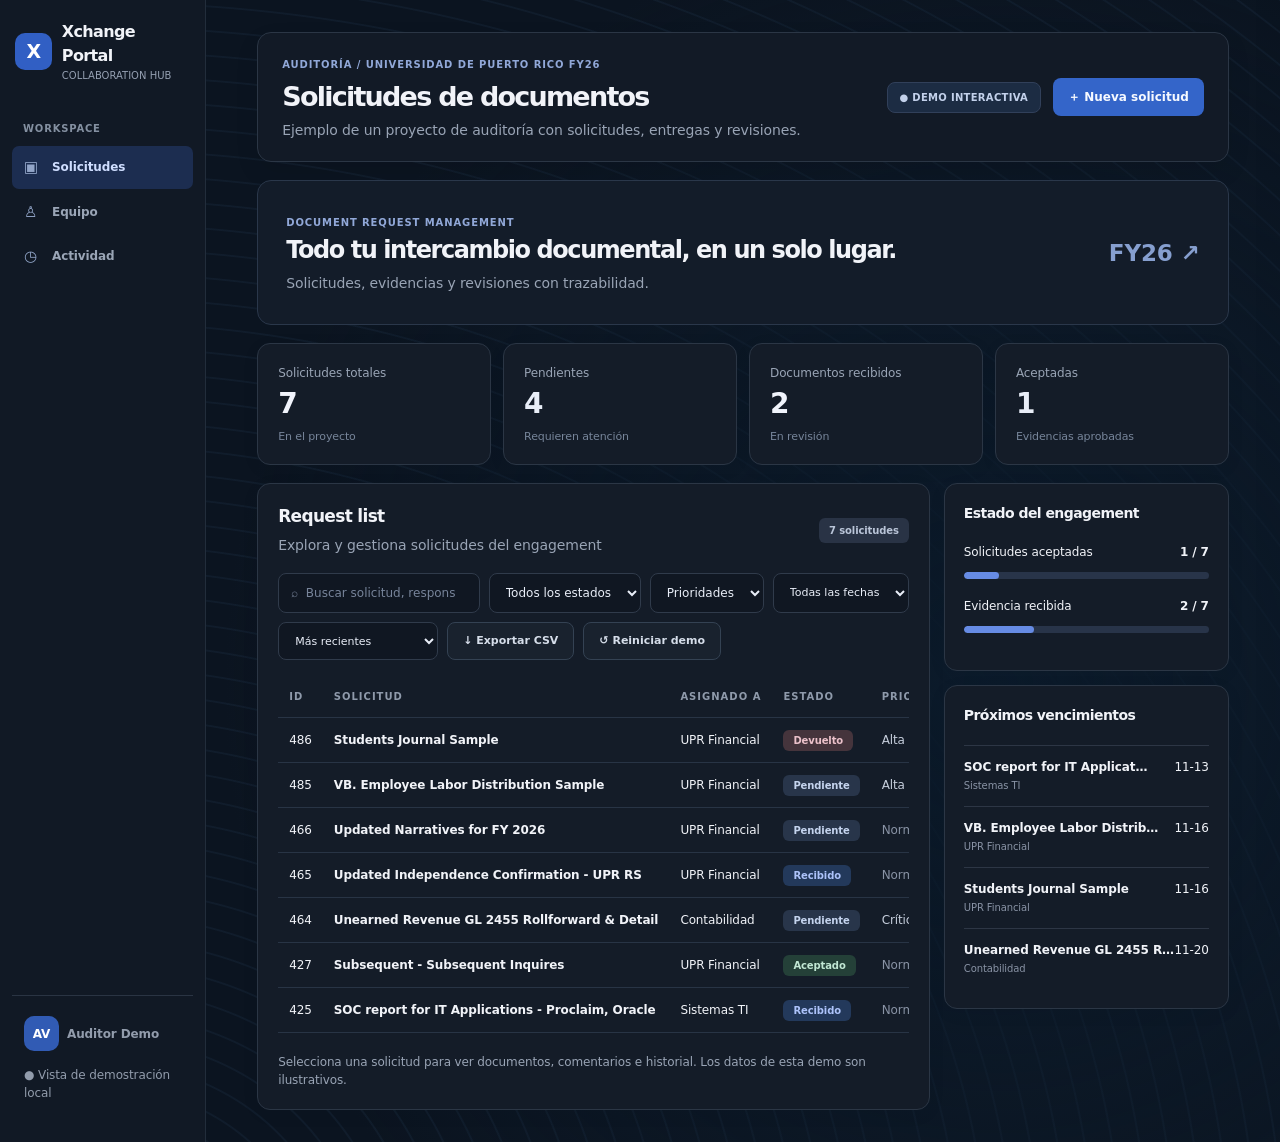
<file: demo/index.html>
<!doctype html>
<html lang="es"><head><meta charset="utf-8"><meta name="viewport" content="width=device-width, initial-scale=1"><title>Xchange Portal · Demo visual</title>
<style>
:root{color-scheme:dark;--bg:#0b1320;--side:#101827;--card:#182538;--card2:#1d2d42;--line:#2b3c52;--text:#eaf3fc;--muted:#91a6bd;--teal:#44d6c6;--blue:#7faeff;--gold:#eec279;--red:#ff828d}*{box-sizing:border-box}body{margin:0;background:var(--bg);color:var(--text);font:14px/1.5 system-ui,-apple-system,'Segoe UI',sans-serif}button,input,select,textarea{font:inherit}button{cursor:pointer}a{color:var(--blue);text-decoration:none}button:focus-visible,input:focus-visible,select:focus-visible{outline:2px solid var(--teal);outline-offset:2px}.shell{min-height:100vh;display:grid;grid-template-columns:230px 1fr}.side{background:var(--side);border-right:1px solid var(--line);padding:29px 15px;display:flex;flex-direction:column}.brand{display:flex;align-items:center;gap:10px;font-weight:800;font-size:20px;padding:0 12px}.mark{border-radius:11px;width:37px;height:37px;display:grid;place-items:center;background:linear-gradient(140deg,#47dfcc,#4d83ff);color:#081a25;font-size:23px}.brand small{display:block;color:var(--muted);font-size:10px;font-weight:500;letter-spacing:1px}.sidelabel{font-size:10px;color:#6d87a2;letter-spacing:1.6px;margin:50px 13px 12px;font-weight:800}.nav button{display:block;text-align:left;width:100%;border:0;background:transparent;color:#9ab0c8;padding:13px 14px;border-radius:10px;margin:3px 0;font-weight:600}.nav button.active,.nav button:hover{color:#f5fcff;background:#22364b}.nav .symbol{display:inline-block;width:26px;font-size:19px;vertical-align:middle}.sidefoot{margin-top:auto;padding:20px 12px;border-top:1px solid var(--line);color:var(--muted);font-size:12px}.avatar{width:35px;height:35px;display:inline-grid;place-items:center;background:#235e72;border-radius:50%;color:white;margin-right:8px;font-weight:800}.main{min-width:0;padding:32px clamp(20px,3.3vw,56px);}.top{display:flex;justify-content:space-between;gap:15px;align-items:flex-start}.eyebrow{font-size:10px;font-weight:800;letter-spacing:1.7px;color:var(--teal)}h1{font-size:33px;letter-spacing:-1.2px;margin:5px 0 6px}p{margin:0}.muted{color:var(--muted)}.topright{display:flex;gap:12px;align-items:center}.demo-tag{background:#214c4b;color:#9df5e5;border:1px solid #2b706b;border-radius:30px;font-size:11px;font-weight:800;padding:7px 12px}.btn{background:var(--teal);color:#08282e;border:0;border-radius:9px;padding:11px 17px;font-weight:800;white-space:nowrap}.btn.secondary{background:#2c4159;color:#e4f0fc}.hero{display:flex;justify-content:space-between;align-items:center;gap:20px;background:linear-gradient(110deg,#163b50,#1b2844 65%,#292640);padding:25px 28px;border-radius:15px;margin:28px 0 20px;border:1px solid #365068}.hero h2{font-size:22px;letter-spacing:-.6px;margin:0 0 5px}.hero p{color:#bbcede}.hero .hero-number{font-size:28px;font-weight:800;color:#a5f2e8}.grid{display:grid;grid-template-columns:repeat(4,minmax(0,1fr));gap:14px;margin-bottom:25px}.metric{border:1px solid var(--line);background:var(--card);border-radius:13px;padding:19px 20px}.metric strong{display:block;font-size:32px;letter-spacing:-1px}.metric .name{color:var(--muted);font-size:12px}.metric small{font-size:11px;color:#7891ac}.metric.warn strong{color:var(--gold)}.metric.good strong{color:var(--teal)}.content{display:grid;grid-template-columns:minmax(0,1fr) 295px;gap:18px;align-items:start}.panel{border-radius:14px;border:1px solid var(--line);background:var(--card);padding:22px;min-width:0}.panel h2{font-size:18px;margin:0 0 5px}.panelhead{display:flex;align-items:center;justify-content:space-between;gap:12px;margin-bottom:17px}.toolbar{display:flex;gap:9px;flex-wrap:wrap;margin-bottom:16px}.field{background:#111d2c;border:1px solid #30445d;border-radius:8px;color:var(--text);padding:10px 12px;min-width:0}.toolbar input{flex:1;min-width:170px}.toolbar select{max-width:160px}.tablewrap{overflow-x:auto}table{width:100%;border-collapse:collapse;white-space:nowrap;text-align:left}th{font-size:10px;letter-spacing:1px;color:#819bb6;font-weight:800}th,td{padding:13px 11px;border-bottom:1px solid var(--line)}tbody tr{cursor:pointer}tbody tr:hover{background:#25364b}td:nth-child(2){font-weight:650}td small{display:block;color:var(--muted);font-weight:400}.pill{font-size:11px;border-radius:20px;padding:5px 10px;background:#344459;color:#cfdae7;font-weight:750}.pill.open{background:#46445a;color:#d4d1ff}.pill.submitted{background:#2b5169;color:#a6e4ff}.pill.accepted{background:#215b4e;color:#a6f9d9}.pill.returned{background:#654044;color:#ffc5c5}.priority{font-size:12px;color:var(--muted)}.priority.high{color:var(--gold)}.priority.critical{color:var(--red)}.empty{padding:18px;color:var(--muted);display:none}.summary{display:grid;gap:14px}.summary-card{border:1px solid var(--line);background:var(--card);border-radius:14px;padding:21px}.summary-card h3{font-size:15px;margin:0 0 19px}.progress-row{display:flex;justify-content:space-between;margin:11px 0;font-size:12px}.bar{height:7px;background:#30435b;border-radius:10px;overflow:hidden}.bar>span{display:block;background:var(--teal);height:100%;border-radius:10px}.progress-row+.bar{margin-bottom:18px}.due{border-top:1px solid var(--line);padding:12px 0;display:flex;justify-content:space-between;font-size:12px}.due strong{display:block}.due small{color:var(--muted)}.notice{margin-top:20px;font-size:12px;color:#8da4ba}.view{display:none}.view.active{display:block}.drawer-cover{position:fixed;inset:0;background:#030914bd;display:none;z-index:10}.drawer-cover.open{display:block}.drawer{position:fixed;right:0;top:0;bottom:0;width:min(590px,100%);background:#152133;border-left:1px solid #50627d;z-index:11;transform:translateX(110%);transition:transform .23s;overflow:auto;padding:30px}.drawer.open{transform:translateX(0)}.drawerhead{display:flex;align-items:center;justify-content:space-between}.close{border:0;background:#2d3e54;color:white;font-size:23px;border-radius:8px;padding:1px 12px}.drawer h2{font-size:25px;margin:22px 0 10px}.detailbox{border:1px solid var(--line);border-radius:11px;background:#1c2a3d;padding:20px;margin:20px 0}.detailbox h3{margin:0 0 13px;font-size:15px}.detailmeta{display:grid;grid-template-columns:1fr 1fr;gap:14px;font-size:12px;color:var(--muted)}.detailmeta strong{display:block;color:var(--text);font-size:14px}.document-row{display:flex;gap:12px;align-items:center;background:#25374c;padding:14px;border-radius:9px;margin-top:12px;font-size:12px}.fileicon{background:#3b5870;padding:10px;border-radius:7px}.document-row small{display:block;color:var(--muted)}.docactions{display:flex;gap:10px;margin-top:16px}.form-row{display:grid;gap:6px;margin-bottom:13px}.form-row label{font-size:12px;color:var(--muted)}.form-row textarea{min-height:100px;resize:vertical}.modal{width:min(490px,95%);border:1px solid #45647d;background:#182638;padding:27px;border-radius:15px;color:var(--text)}dialog::backdrop{background:#020915c9}.modal h2{margin:0 0 17px}.modal .btn{margin-right:8px}.mini{font-size:11px;color:var(--muted)}.timeline{display:grid;gap:12px;margin-top:18px}.event{border-left:2px solid var(--teal);padding-left:12px;font-size:12px}.event small{display:block;color:var(--muted)}@media(max-width:1130px){.content{grid-template-columns:1fr}.summary{grid-template-columns:1fr 1fr}.shell{grid-template-columns:190px 1fr}.main{padding:25px}.grid{grid-template-columns:repeat(2,1fr)}}@media(max-width:720px){.shell{display:block}.side{padding:12px;min-height:0}.brand{font-size:17px}.sidelabel,.sidefoot{display:none}.nav{display:flex;overflow:auto}.nav button{white-space:nowrap;font-size:12px}.main{padding:18px 12px}.top{flex-direction:column}.topright{width:100%;justify-content:space-between}.hero{padding:20px}.grid{gap:8px}.metric{padding:15px}.summary{grid-template-columns:1fr}.drawer{padding:18px}.panel{padding:13px}}
</style><link rel="stylesheet" href="theme.css"></head><body>
<div class="shell"><aside class="side"><div class="brand"><span class="mark">X</span><span>Xchange Portal<small>COLLABORATION HUB</small></span></div><p class="sidelabel">WORKSPACE</p><nav class="nav"><button class="active" data-view="requests"><span class="symbol">▣</span> Solicitudes</button><button data-view="team"><span class="symbol">♙</span> Equipo</button><button data-view="activity"><span class="symbol">◷</span> Actividad</button></nav><div class="sidefoot"><div><span class="avatar">AV</span><strong>Auditor Demo</strong></div><p style="margin-top:15px">● Vista de demostración local</p></div></aside>
<main class="main"><div class="top"><div><span class="eyebrow">AUDITORÍA / UNIVERSIDAD DE PUERTO RICO FY26</span><h1 id="pageTitle">Solicitudes de documentos</h1><p class="muted">Ejemplo de un proyecto de auditoría con solicitudes, entregas y revisiones.</p></div><div class="topright"><span class="demo-tag">● DEMO INTERACTIVA</span><button class="btn" id="newBtn">＋ Nueva solicitud</button></div></div>
<div class="view active" id="requests"><div class="hero"><div><span class="eyebrow">DOCUMENT REQUEST MANAGEMENT</span><h2>Todo tu intercambio documental, en un solo lugar.</h2><p>Solicitudes, evidencias y revisiones con trazabilidad.</p></div><span class="hero-number">FY26 ↗</span></div><div class="grid"><div class="metric"><span class="name">Solicitudes totales</span><strong id="total">—</strong><small>En el proyecto</small></div><div class="metric warn"><span class="name">Pendientes</span><strong id="pending">—</strong><small>Requieren atención</small></div><div class="metric"><span class="name">Documentos recibidos</span><strong id="received">—</strong><small>En revisión</small></div><div class="metric good"><span class="name">Aceptadas</span><strong id="accepted">—</strong><small>Evidencias aprobadas</small></div></div>
<div class="content"><section class="panel"><div class="panelhead"><div><h2>Request list</h2><p class="muted">Explora y gestiona solicitudes del engagement</p></div><span class="pill" id="visibleCount">—</span></div><div class="toolbar"><input class="field" id="search" type="search" placeholder="⌕  Buscar solicitud, responsable…"><select class="field" id="status"><option value="all">Todos los estados</option><option value="open">Pendiente</option><option value="submitted">Recibido</option><option value="returned">Devuelto</option><option value="accepted">Aceptado</option></select><select class="field" id="priority"><option value="all">Prioridades</option><option value="high">Alta</option><option value="critical">Crítica</option><option value="normal">Normal</option></select></div><div class="tablewrap"><table><thead><tr><th>ID</th><th>SOLICITUD</th><th>ASIGNADO A</th><th>ESTADO</th><th>PRIORIDAD</th><th>VENCE</th></tr></thead><tbody id="rows"></tbody></table><p class="empty" id="empty">No hay solicitudes con estos filtros.</p></div><div class="notice">Selecciona una solicitud para ver documentos, comentarios e historial. Los datos de esta demo son ilustrativos.</div></section><aside class="summary"><div class="summary-card"><h3>Estado del engagement</h3><div class="progress-row"><span>Solicitudes aceptadas</span><strong id="acceptRatio">—</strong></div><div class="bar"><span id="acceptBar"></span></div><div class="progress-row"><span>Evidencia recibida</span><strong id="receivedRatio">—</strong></div><div class="bar"><span id="receivedBar" style="background:#729cff"></span></div></div><div class="summary-card"><h3>Próximos vencimientos</h3><div id="dueList"></div></div></aside></div></div>
<section class="view" id="team"><div class="hero"><div><span class="eyebrow">TEAM COLLABORATION</span><h2>Miembros del proyecto</h2><p>Perfiles ilustrativos para revisar la experiencia de equipo.</p></div></div><div class="panel"><h2>Equipo de Auditoría FY26</h2><div id="teamList"></div></div></section>
<section class="view" id="activity"><div class="hero"><div><span class="eyebrow">AUDIT TRAIL</span><h2>Actividad del proyecto</h2><p>Eventos de muestra actualizados al interactuar con solicitudes.</p></div></div><div class="panel"><h2>Historial reciente</h2><div id="allEvents" class="timeline"></div></div></section>
</main></div>
<div class="drawer-cover" id="cover"></div><aside class="drawer" id="drawer" role="dialog" aria-modal="true" aria-label="Detalle de solicitud"><div class="drawerhead"><span class="eyebrow">SOLICITUD · DETALLE</span><button class="close" id="close" aria-label="Cerrar">×</button></div><h2 id="dtitle"></h2><p class="muted" id="ddesc"></p><div class="detailbox"><div class="detailmeta"><div>Asignado a<strong id="dassigned"></strong></div><div>Fecha límite<strong id="ddue"></strong></div><div>Prioridad<strong id="dpriority"></strong></div><div>Estado<strong id="dstatus"></strong></div></div></div><div class="detailbox"><h3>Documentos compartidos</h3><div id="documents"></div><div class="docactions"><button class="btn secondary" id="uploadBtn">＋ Adjuntar archivo</button><input type="file" id="fileInput" hidden></div><p class="mini" style="margin-top:12px">Demo: solo se registra el nombre del archivo en memoria local. No se sube ni guarda el contenido.</p></div><div class="detailbox"><h3>Revisión de evidencia</h3><p class="mini">Simula la revisión para observar la interfaz. Las acciones reales se validarán en PHP/SQL.</p><div class="docactions"><button class="btn" id="acceptBtn">✓ Aceptar</button><button class="btn secondary" id="returnBtn">↩ Devolver</button></div></div><div class="detailbox"><h3>Comentarios</h3><div id="comments"></div><div class="form-row"><label for="commentText">Escribir comentario</label><textarea class="field" id="commentText" placeholder="Escribe tus observaciones…"></textarea></div><button class="btn secondary" id="sendComment">Publicar comentario</button></div><div class="detailbox"><h3>Historial</h3><div id="history" class="timeline"></div></div></aside>
<dialog class="modal" id="newModal"><form id="newForm"><h2>Nueva solicitud documental</h2><div class="form-row"><label for="newTitle">Título de la solicitud</label><input class="field" id="newTitle" maxlength="160" required placeholder="Ej.: Conciliación bancaria FY26"></div><div class="form-row"><label for="newDesc">Descripción</label><textarea class="field" id="newDesc" placeholder="Describe la evidencia requerida"></textarea></div><div class="form-row"><label for="newAssign">Asignado a</label><select class="field" id="newAssign"><option>UPR Financial</option><option>Contabilidad</option><option>Recursos Humanos</option></select></div><div class="form-row"><label for="newDate">Fecha límite</label><input class="field" id="newDate" type="date" required></div><div class="form-row"><label for="newPriority">Prioridad</label><select class="field" id="newPriority"><option value="normal">Normal</option><option value="high">Alta</option><option value="critical">Crítica</option></select></div><button class="btn" type="submit">Crear solicitud</button><button class="btn secondary" type="button" id="cancelNew">Cancelar</button></form></dialog>
<script>
'use strict';
const SEED=[
 {id:485,title:'VB. Employee Labor Distribution Sample',desc:'Para cada una de las selecciones necesitamos la notificación de nombramiento y transacción de personal o documentos equivalentes.',assigned:'UPR Financial',status:'open',priority:'high',due:'2026-11-16',files:[],comments:[],events:['Solicitud creada por Auditor Demo']},
 {id:466,title:'Updated Narratives for FY 2026',desc:'Remitir las narrativas actualizadas de procesos relevantes de FY 2026.',assigned:'UPR Financial',status:'open',priority:'normal',due:'2026-11-25',files:[],comments:[],events:['Solicitud creada por Auditor Demo']},
 {id:465,title:'Updated Independence Confirmation - UPR RS',desc:'Confirmación anual de independencia de miembros relevantes.',assigned:'UPR Financial',status:'submitted',priority:'normal',due:'2026-11-30',files:['Independence_Confirmation.pdf'],comments:[{author:'Cliente Demo',text:'Adjuntamos confirmación firmada.'}],events:['Documento recibido · Independence_Confirmation.pdf']},
 {id:464,title:'Unearned Revenue GL 2455 Rollforward & Detail',desc:'Rollforward y detalle de ingresos diferidos, junto con información de reconciliación.',assigned:'Contabilidad',status:'open',priority:'critical',due:'2026-11-20',files:[],comments:[],events:['Solicitud creada por Auditor Demo']},
 {id:427,title:'Subsequent - Subsequent Inquires',desc:'Información relativa a eventos posteriores al cierre.',assigned:'UPR Financial',status:'accepted',priority:'normal',due:'2027-01-08',files:['Subsequent_Inquiries.pdf'],comments:[],events:['Evidencia aceptada']},
 {id:486,title:'Students Journal Sample',desc:'Muestra de asientos de diario relacionados a estudiantes.',assigned:'UPR Financial',status:'returned',priority:'high',due:'2026-11-16',files:['Sample_Journal.xlsx'],comments:[{author:'Auditor Demo',text:'Favor incluir evidencia de autorización.'}],events:['Solicitud devuelta para corrección']},
 {id:425,title:'SOC report for IT Applications - Proclaim, Oracle',desc:'Reportes SOC correspondientes a las aplicaciones utilizadas.',assigned:'Sistemas TI',status:'submitted',priority:'normal',due:'2026-11-13',files:['SOC_Report.pdf'],comments:[],events:['Documento recibido · SOC_Report.pdf']}
];
const $=id=>document.getElementById(id),statusNames={open:'Pendiente',submitted:'Recibido',returned:'Devuelto',accepted:'Aceptado'},priorityNames={normal:'Normal',high:'Alta',critical:'Crítica'},storageKey='xchange-demo-v1';
let requests=structuredClone(SEED),selected=null,globalEvents=['Portal de demostración inicializado'];
try{const saved=JSON.parse(localStorage.getItem(storageKey)||'null');if(Array.isArray(saved)&&saved.length>=SEED.length&&saved.every(r=>typeof r.id==='number'&&typeof r.title==='string'))requests=saved}catch{}
function persist(){try{localStorage.setItem(storageKey,JSON.stringify(requests))}catch{}}
function el(tag,cls,text){const x=document.createElement(tag);if(cls)x.className=cls;if(text!==undefined)x.textContent=text;return x}
function render(){const done=requests.filter(r=>r.status==='accepted').length,submitted=requests.filter(r=>r.status==='submitted').length,open=requests.filter(r=>r.status==='open'||r.status==='returned').length;$('total').textContent=requests.length;$('pending').textContent=open;$('received').textContent=submitted;$('accepted').textContent=done;$('acceptRatio').textContent=done+' / '+requests.length;$('receivedRatio').textContent=submitted+' / '+requests.length;$('acceptBar').style.width=(100*done/requests.length)+'%';$('receivedBar').style.width=(100*submitted/requests.length)+'%';const query=$('search').value.toLowerCase(),status=$('status').value,priority=$('priority').value;const visible=requests.filter(r=>(status==='all'||r.status===status)&&(priority==='all'||r.priority===priority)&&(r.title+' '+r.assigned+' '+r.id).toLowerCase().includes(query));$('visibleCount').textContent=visible.length+' solicitudes';const body=$('rows');body.replaceChildren();visible.forEach(r=>{const tr=el('tr');for(const [i,value] of [r.id,r.title,r.assigned,statusNames[r.status],priorityNames[r.priority],r.due].entries()){const td=el('td');if(i===3){const span=el('span','pill '+r.status,value);td.append(span)}else if(i===4){td.append(el('span','priority '+r.priority,value))}else td.textContent=String(value);tr.append(td)}tr.addEventListener('click',()=>openDetail(r.id));body.append(tr)});$('empty').style.display=visible.length?'none':'block';const list=$('dueList');list.replaceChildren();requests.filter(r=>r.status!=='accepted').sort((a,b)=>a.due.localeCompare(b.due)).slice(0,4).forEach(r=>{const row=el('div','due');const label=el('div');label.append(el('strong','',r.title.length>26?r.title.slice(0,26)+'…':r.title),el('small','',r.assigned));row.append(label,el('span','',r.due.slice(5)));list.append(row)})}
function openDetail(id){selected=requests.find(r=>r.id===id);if(!selected)return;renderDetail();$('cover').classList.add('open');$('drawer').classList.add('open');$('close').focus()}
function renderDetail(){const r=selected;if(!r)return;$('dtitle').textContent=r.id+' | '+r.title;$('ddesc').textContent=r.desc;$('dassigned').textContent=r.assigned;$('ddue').textContent=r.due;$('dpriority').textContent=priorityNames[r.priority];$('dstatus').textContent=statusNames[r.status];const docs=$('documents');docs.replaceChildren();r.files.forEach(f=>{const row=el('div','document-row');row.append(el('span','fileicon','▤'),el('div','',f));docs.append(row)});if(!r.files.length)docs.append(el('p','muted','No hay documentos compartidos.'));const comments=$('comments');comments.replaceChildren();r.comments.forEach(c=>{const p=el('p','',c.author+': '+c.text);p.style.marginBottom='12px';comments.append(p)});if(!r.comments.length)comments.append(el('p','muted','Sin comentarios aún.'));const hist=$('history');hist.replaceChildren();r.events.slice().reverse().forEach(event=>{const item=el('div','event',event);hist.append(item)});$('acceptBtn').disabled=r.status!=='submitted';$('returnBtn').disabled=r.status!=='submitted';$('acceptBtn').style.opacity=r.status==='submitted'?'1':'.5';$('returnBtn').style.opacity=r.status==='submitted'?'1':'.5'}
function closeDetail(){$('cover').classList.remove('open');$('drawer').classList.remove('open');selected=null}
function action(label,status){if(!selected||selected.status!=='submitted')return;selected.status=status;selected.events.push(label);globalEvents.unshift('#'+selected.id+' · '+label);persist();render();renderDetail();renderEvents()}
function renderEvents(){const target=$('allEvents');target.replaceChildren();[...globalEvents,...requests.flatMap(r=>r.events.map(e=>'#'+r.id+' · '+e))].slice(0,25).forEach(t=>target.append(el('div','event',t)))}
function renderTeam(){const list=$('teamList');list.replaceChildren();[['Auditor Demo','Auditor','Auditoría externa'],['Cliente Demo','Cliente','UPR Financial'],['Administrador Demo','Administrador','Administración']].forEach(([name,role,team])=>{const row=el('div','document-row');row.append(el('span','avatar',name.split(' ').map(x=>x[0]).join('')),el('div','',name+' · '+role+' · '+team));list.append(row)})}
$('search').addEventListener('input',render);$('status').addEventListener('change',render);$('priority').addEventListener('change',render);$('close').addEventListener('click',closeDetail);$('cover').addEventListener('click',closeDetail);document.addEventListener('keydown',e=>{if(e.key==='Escape')closeDetail()});$('acceptBtn').addEventListener('click',()=>action('Evidencia aceptada','accepted'));$('returnBtn').addEventListener('click',()=>action('Solicitud devuelta','returned'));
$('uploadBtn').addEventListener('click',()=>$('fileInput').click());$('fileInput').addEventListener('change',e=>{const file=e.target.files?.[0];if(!file||!selected)return;selected.files.push(file.name.slice(0,120));selected.status='submitted';selected.events.push('Archivo simulado · '+file.name);globalEvents.unshift('#'+selected.id+' · Archivo simulado: '+file.name);persist();render();renderDetail();renderEvents();e.target.value=''});
$('sendComment').addEventListener('click',()=>{const text=$('commentText').value.trim();if(!text||!selected)return;selected.comments.push({author:'Auditor Demo',text:text.slice(0,1000)});selected.events.push('Comentario publicado');$('commentText').value='';persist();renderDetail();renderEvents()});
$('newBtn').addEventListener('click',()=>$('newModal').showModal());$('cancelNew').addEventListener('click',()=>$('newModal').close());$('newForm').addEventListener('submit',e=>{e.preventDefault();const id=Math.max(...requests.map(x=>x.id))+1;requests.unshift({id,title:$('newTitle').value.trim().slice(0,160),desc:$('newDesc').value.trim(),assigned:$('newAssign').value,status:'open',priority:$('newPriority').value,due:$('newDate').value,files:[],comments:[],events:['Solicitud creada en la demo']});persist();render();$('newModal').close();e.target.reset();openDetail(id)});
document.querySelectorAll('.nav button').forEach(btn=>btn.addEventListener('click',()=>{document.querySelectorAll('.nav button').forEach(b=>b.classList.toggle('active',b===btn));document.querySelectorAll('.view').forEach(v=>v.classList.toggle('active',v.id===btn.dataset.view));$('pageTitle').textContent={requests:'Solicitudes de documentos',team:'Miembros del equipo',activity:'Actividad y trazabilidad'}[btn.dataset.view];if(btn.dataset.view==='activity')renderEvents()}));
render();renderTeam();renderEvents();
</script><script src="enhancements.js"></script></body></html>
</file>
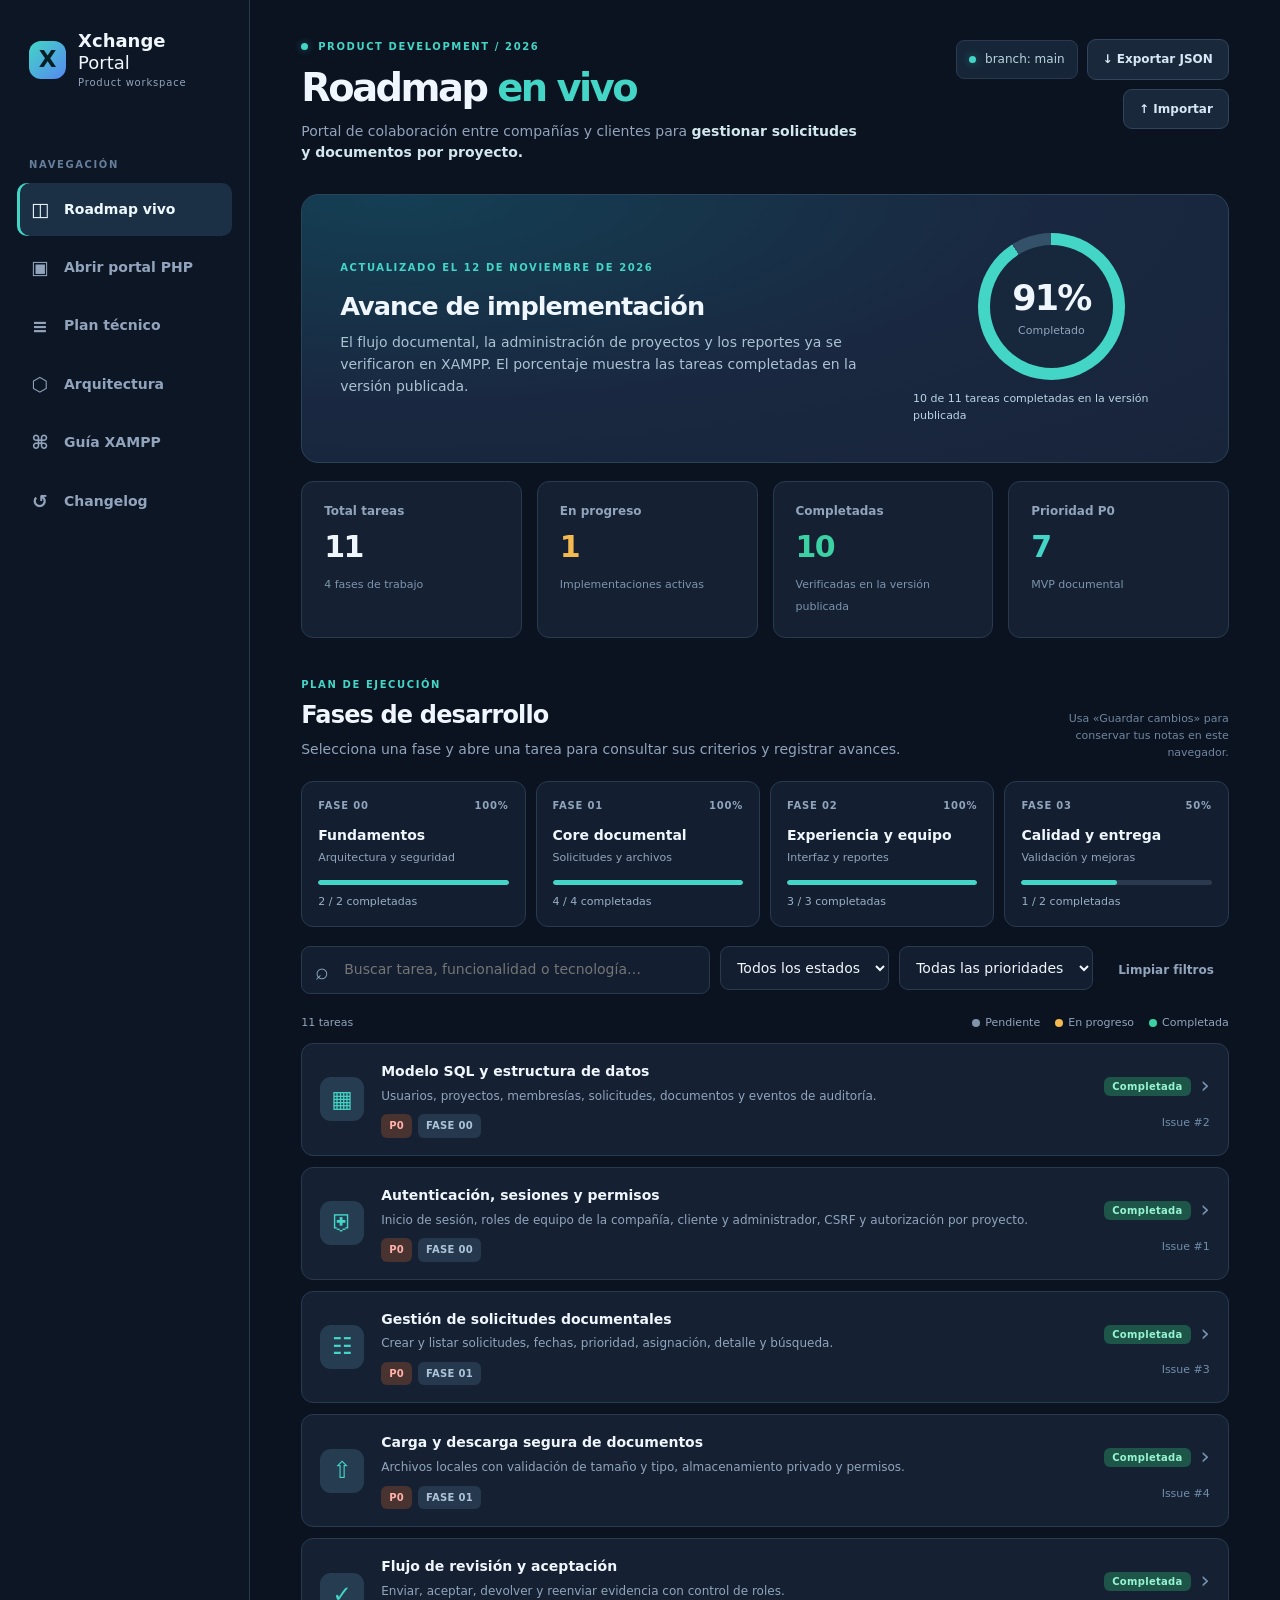
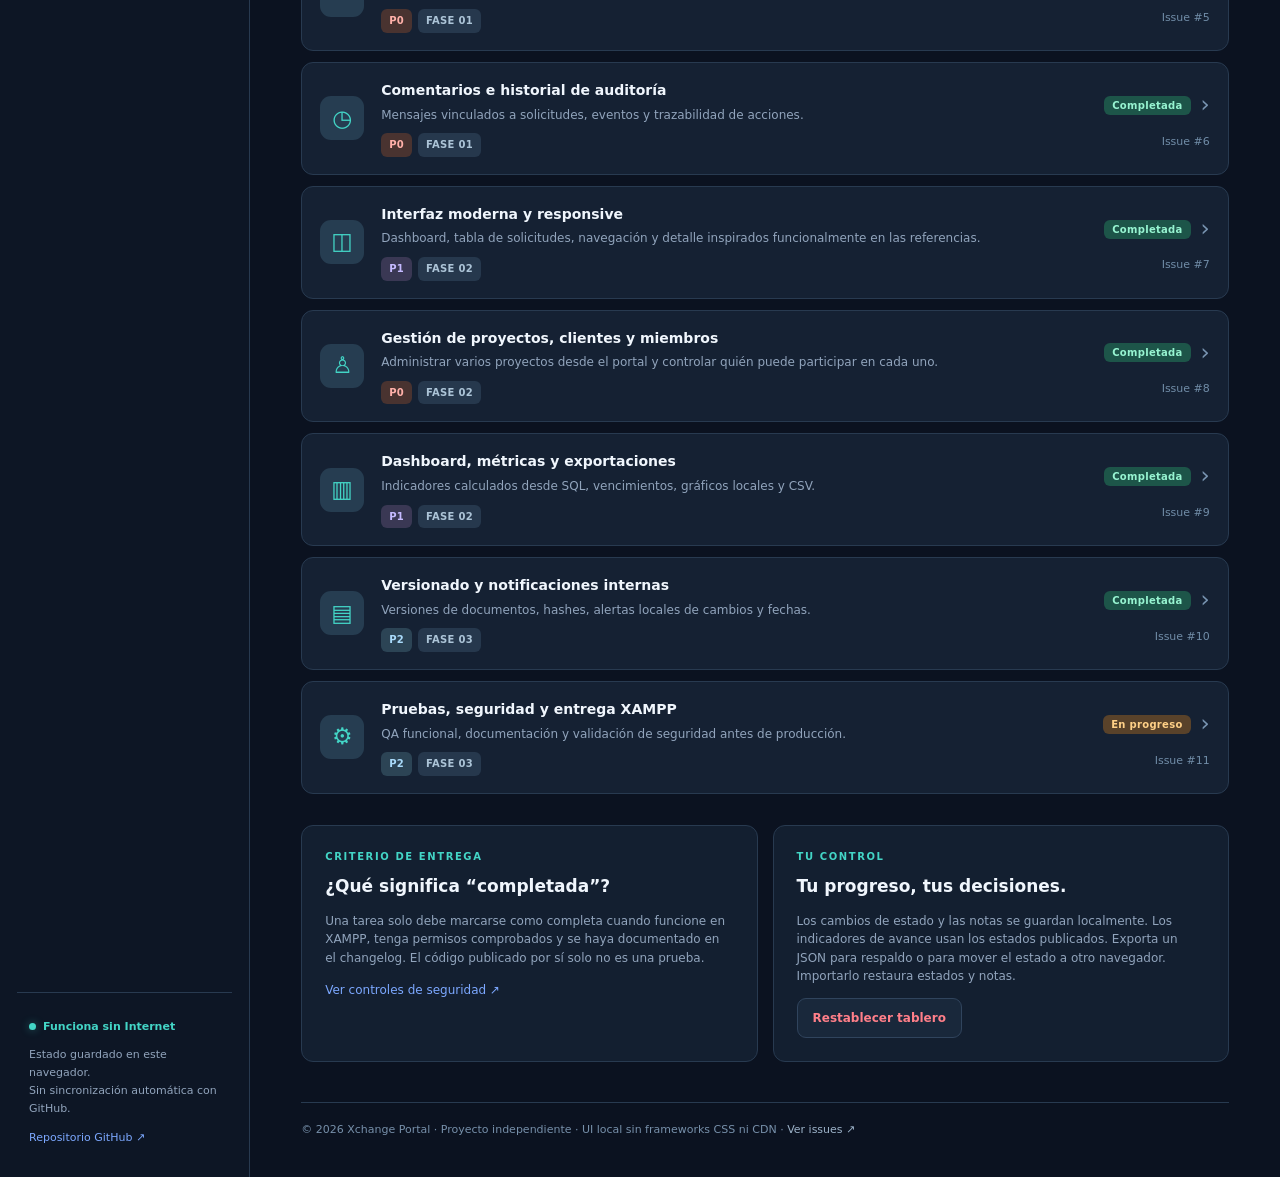
<file: docs/roadmap.html>
<!doctype html>
<html lang="es">
<head>
  <meta charset="utf-8">
  <meta name="viewport" content="width=device-width,initial-scale=1">
  <meta name="theme-color" content="#0a1120">
  <title>Roadmap Vivo · Xchange Portal</title>
  <meta name="description" content="Roadmap interactivo y local para desarrollar Xchange Portal con PHP, SQL y XAMPP.">
  <link rel="stylesheet" href="roadmap.css">
  <script src="roadmap.js?v=5" defer></script>
</head>
<body>
  <div class="shell">
    <aside class="sidebar">
      <a class="brand" href="../README.md"><span class="brand-mark">X</span><span>Xchange <b>Portal</b><small>Product workspace</small></span></a>
      <p class="nav-label">NAVEGACIÓN</p>
      <nav class="nav" aria-label="Navegación principal">
        <a class="active" href="#roadmap"><span aria-hidden="true">◫</span> Roadmap vivo</a>
        <a href="../public/" title="Aplicación PHP en XAMPP"><span aria-hidden="true">▣</span> Abrir portal PHP</a>
        <a href="ROADMAP.md"><span aria-hidden="true">≡</span> Plan técnico</a>
        <a href="ARCHITECTURE.md"><span aria-hidden="true">⬡</span> Arquitectura</a>
        <a href="XAMPP.md"><span aria-hidden="true">⌘</span> Guía XAMPP</a>
        <a href="CHANGELOG.md"><span aria-hidden="true">↺</span> Changelog</a>
      </nav>
      <div class="sidebar-bottom">
        <div class="connection"><span class="offline-dot"></span> Funciona sin Internet</div>
        <p>Estado guardado en este navegador.<br>Sin sincronización automática con GitHub.</p>
        <a href="https://github.com/AVR1515/Xchange-Portal" target="_blank" rel="noopener noreferrer">Repositorio GitHub ↗</a>
      </div>
    </aside>

    <main class="main" id="roadmap">
      <header class="page-header">
        <div><div class="kicker"><span class="kicker-dot"></span> PRODUCT DEVELOPMENT / 2026</div><h1>Roadmap <em>en vivo</em></h1><p>Portal de colaboración entre compañías y clientes para <strong>gestionar solicitudes y documentos por proyecto.</strong></p></div>
        <div class="header-actions"><span class="branch-chip"><span class="branch-dot"></span> branch: main</span><button class="button ghost" id="export-btn" type="button">↓ Exportar JSON</button><button class="button ghost" id="import-btn" type="button">↑ Importar</button><input id="import-input" type="file" accept="application/json,.json" hidden></div>
      </header>

      <section class="hero" aria-labelledby="overview-title">
        <div class="hero-copy"><div class="hero-label">ACTUALIZADO EL 12 DE NOVIEMBRE DE 2026</div><h2 id="overview-title">Avance de implementación</h2><p>El flujo documental, la administración de proyectos y los reportes ya se verificaron en XAMPP. El porcentaje muestra las tareas completadas en la versión publicada.</p></div>
        <div class="hero-progress"><div class="ring" id="progress-ring" role="img" aria-label="Progreso de tareas completadas: 0 por ciento"><div class="ring-inner"><strong id="progress-value">0%</strong><span>Completado</span></div></div><span class="progress-caption" id="progress-caption">0 de 11 tareas completadas</span></div>
      </section>

      <section class="stats" aria-label="Indicadores">
        <div class="stat"><span>Total tareas</span><strong id="stat-total">11</strong><small>4 fases de trabajo</small></div>
        <div class="stat"><span>En progreso</span><strong id="stat-progress">0</strong><small>Implementaciones activas</small></div>
        <div class="stat"><span>Completadas</span><strong id="stat-done">0</strong><small>Verificadas en la versión publicada</small></div>
        <div class="stat"><span>Prioridad P0</span><strong id="stat-p0">7</strong><small>MVP documental</small></div>
      </section>

      <section class="work-section" aria-labelledby="work-title">
        <div class="section-top"><div><div class="eyebrow">PLAN DE EJECUCIÓN</div><h2 id="work-title">Fases de desarrollo</h2><p>Selecciona una fase y abre una tarea para consultar sus criterios y registrar avances.</p></div><div class="toolbar-note">Usa «Guardar cambios» para conservar tus notas en este navegador.</div></div>
        <div class="phase-strip" id="phase-strip" role="group" aria-label="Filtrar por fase"></div>
        <div class="toolbar">
          <label class="search-wrap"><span aria-hidden="true">⌕</span><span class="sr-only">Buscar tareas</span><input id="search" type="search" placeholder="Buscar tarea, funcionalidad o tecnología…"></label>
          <label class="select-wrap"><span class="sr-only">Filtrar por estado</span><select id="status-filter"><option value="all">Todos los estados</option><option value="pending">Pendiente</option><option value="progress">En progreso</option><option value="done">Completada</option><option value="blocked">Bloqueada</option></select></label>
          <label class="select-wrap"><span class="sr-only">Filtrar por prioridad</span><select id="priority-filter"><option value="all">Todas las prioridades</option><option value="P0">Prioridad P0</option><option value="P1">Prioridad P1</option><option value="P2">Prioridad P2</option></select></label>
          <button id="reset-filters" class="button text-btn" type="button">Limpiar filtros</button>
        </div>
        <div class="tasks-header"><span id="result-count" aria-live="polite">11 tareas</span><div class="legend"><span><i class="legend-dot pending"></i>Pendiente</span><span><i class="legend-dot progress"></i>En progreso</span><span><i class="legend-dot done"></i>Completada</span></div></div>
        <div id="task-list" class="task-list" aria-live="polite"></div>
        <div id="empty-state" class="empty-state" hidden>Sin resultados. Ajusta los filtros o la búsqueda.</div>
      </section>

      <section class="lower-grid">
        <div class="info-card"><div class="eyebrow">CRITERIO DE ENTREGA</div><h2>¿Qué significa “completada”?</h2><p>Una tarea solo debe marcarse como completa cuando funcione en XAMPP, tenga permisos comprobados y se haya documentado en el changelog. El código publicado por sí solo no es una prueba.</p><a href="SECURITY.md">Ver controles de seguridad ↗</a></div>
        <div class="info-card"><div class="eyebrow">TU CONTROL</div><h2>Tu progreso, tus decisiones.</h2><p>Los cambios de estado y las notas se guardan localmente. Los indicadores de avance usan los estados publicados. Exporta un JSON para respaldo o para mover el estado a otro navegador. Importarlo restaura estados y notas.</p><button class="button ghost danger" id="restore-btn" type="button">Restablecer tablero</button></div>
      </section>
      <footer>© 2026 Xchange Portal · Proyecto independiente · UI local sin frameworks CSS ni CDN · <a href="https://github.com/AVR1515/Xchange-Portal/issues" target="_blank" rel="noopener noreferrer">Ver issues ↗</a></footer>
    </main>
  </div>

  <div class="drawer-backdrop" id="drawer-backdrop" hidden></div>
  <aside class="drawer" id="drawer" aria-labelledby="drawer-title" aria-modal="true" role="dialog" hidden>
    <div class="drawer-top"><span id="drawer-phase" class="eyebrow"></span><button class="close" id="drawer-close" type="button" aria-label="Cerrar detalle">×</button></div>
    <div class="drawer-content">
      <div class="drawer-chips"><span id="drawer-priority" class="priority-chip"></span><span id="drawer-status-label" class="status-chip"></span></div>
      <h2 id="drawer-title"></h2><p id="drawer-summary" class="drawer-summary"></p>
      <a id="drawer-issue" href="#" target="_blank" rel="noopener noreferrer" class="issue-link">Ver tarea en GitHub ↗</a>
      <section id="drawer-verification" hidden><h3>Avance verificado</h3><p id="drawer-evidence"></p></section>
      <hr><h3>Entregables y criterios</h3><ul id="drawer-checklist" class="criteria"></ul>
      <div class="field"><label for="drawer-status">Estado de la tarea</label><select id="drawer-status"><option value="pending">Pendiente</option><option value="progress">En progreso</option><option value="blocked">Bloqueada</option><option value="done">Completada</option></select></div>
      <div class="field"><label for="drawer-notes">Notas de avance</label><textarea id="drawer-notes" rows="6" placeholder="Qué se implementó, qué falta, resultados de las pruebas…"></textarea><small>Las notas se guardan en este navegador.</small></div>
      <div class="drawer-footer"><button id="drawer-save" class="button primary" type="button">Guardar cambios</button><span id="save-feedback" role="status" aria-live="polite"></span></div>
    </div>
  </aside>
</body>
</html>
</file>
<file: demo/theme.css>
/* Xchange Portal • visual system v2 — dark, restrained, offline
   Reference: PlannerDome screenshot provided by project owner.
   Uses system/local geometric fonts: prefers Poppins when already installed.
   No font downloads, external requests, frameworks, or CDN. */
:root{color-scheme:dark;--bg:#0a0e16;--side:#101722;--card:#141c28;--card2:#19222f;--line:#293241;--text:#f1f3f8;--muted:#8993a5;--teal:#5478cc;--blue:#6d91ee;--gold:#aab5c9;--red:#cc8591}
html{background:var(--bg)}
body{background:#0b111b!important;color:var(--text);font-family:Poppins,"Century Gothic","Avenir Next",Lato,"Trebuchet MS",system-ui,sans-serif;letter-spacing:-.008em}
.shell{grid-template-columns:206px minmax(0,1fr);background:radial-gradient(circle at 78% 60%,#0c1b2b 0,transparent 64%),repeating-radial-gradient(ellipse 1030px 940px at 8% 112%,transparent 0 20px,#1c30474d 21px 22px,transparent 23px 27px),#0b1420}
.side{background:#111925;border-color:#222d3b;padding:20px 12px}
.brand{font-size:16px;letter-spacing:-.04em;padding:0 3px;font-weight:800}
.mark{width:37px;height:37px;background:#315fc4;color:#fff;font-size:19px;border-radius:10px;box-shadow:none}
.brand small{letter-spacing:0;font-size:10px;color:#95a0b2}
.sidelabel{margin:38px 11px 8px;color:#8490a1;font-size:10px;letter-spacing:.08em}
.nav button{color:#9aa5b6;border-radius:7px;padding:10px 12px;margin:2px 0;font-size:12px;letter-spacing:-.01em}
.nav .symbol{font-size:15px;width:24px;color:#92a5c8}
.nav button.active,.nav button:hover{background:#1c2d50;color:#cfdeff}
.sidefoot{border-color:#2a3443;color:#929cac}
.avatar{background:#315bb4;color:#fff;border-radius:10px}
.main{padding:32px clamp(20px,4vw,62px)}
.top{background:#121a26;border:1px solid #2b3645;border-radius:14px;padding:20px 24px;align-items:center;box-shadow:0 10px 25px #00000014}
.eyebrow{color:#91a8d8;font-size:10px;letter-spacing:.09em}
h1{font-size:27px;letter-spacing:-.065em;line-height:1.2;margin:7px 0}
h2,h3{letter-spacing:-.04em}
.muted,.hero p,.metric .name,.notice{color:#99a4b5}
.topright{flex-wrap:wrap;justify-content:flex-end}
.demo-tag{background:#1c2c43;color:#c3d1eb;border:1px solid #31405a;font-size:10px;letter-spacing:.03em;border-radius:8px}
.btn{background:#3465c9;color:#f6f9ff;font-weight:750;border-radius:8px;font-size:12px;padding:10px 15px;box-shadow:none}
.btn:hover{background:#4072dc}
.btn.secondary{background:#19222e;color:#d6deea;border:1px solid #344253}
.btn.secondary:hover{background:#253247}
.hero{margin:18px 0 18px;background:#131c29;border:1px solid #2a374a;border-radius:14px;padding:25px 28px;min-height:145px}
.hero h2{font-size:24px;letter-spacing:-.06em;max-width:740px}
.hero .hero-number{font-size:23px;color:#869fcf}
.grid{gap:12px;margin-bottom:18px}
.metric,.panel,.summary-card{background:#141c28;border:1px solid #2b3645;border-radius:13px;box-shadow:0 4px 20px #0000000b}
.metric{padding:18px 20px}
.metric strong{font-size:28px;color:#f1f4fc}
.metric.warn strong,.metric.good strong{color:#e8edf7}
.metric small{color:#77859a}
.content{grid-template-columns:minmax(0,1fr) 285px;gap:14px}
.panel{padding:20px}
.panel h2{font-size:17px}
.summary-card{padding:19px}
.summary-card h3{font-size:14px}
.field{background:#101722;border:1px solid #303b4b;color:#e9eef8;font-size:12px}
.field::placeholder{color:#77849a}
.field:focus{border-color:#537dcc}
th{color:#8f9aab;font-size:10px}
th,td{border-color:#283445}
tbody tr:hover{background:#202c3f}
td{font-size:12px}
td:nth-child(2){font-weight:700}
.pill{font-size:10px;border-radius:6px;background:#293345;color:#bac5d8}
.pill.open{background:#28354a;color:#c5d4ee}
.pill.submitted{background:#23395b;color:#adc3fa}
.pill.accepted{background:#244038;color:#c1e7d4}
.pill.returned{background:#45343c;color:#ebc1ca}
.priority.high,.priority.critical{color:#c6cedc}
.bar{background:#283449}
.bar>span,#receivedBar{background:#668be4!important}
.due{border-color:#2d3645}
.drawer{background:#111a27;border-left:1px solid #334154;box-shadow:-16px 0 45px #0008}
.drawer-cover{background:#02060bcc}
.drawer h2{font-size:24px}
.detailbox{background:#172231;border:1px solid #2c394a}
.document-row{background:#202d3f}
.fileicon{background:#30425d}
.event{border-left-color:#678ce4}
.close{background:#26354a}
.modal{background:#131e2d;border-color:#3b4b61;box-shadow:0 24px 80px #0008}
dialog::backdrop{background:#03070ccc}
.btn:disabled{cursor:not-allowed;opacity:.4!important}
button:focus-visible,input:focus-visible,select:focus-visible,textarea:focus-visible{outline:2px solid #6b91ee;outline-offset:2px}
.pill,.priority{white-space:nowrap}
.utility{font-size:11px!important}
.small-meta{color:#a2aec0;font-size:11px}
.badge-due{color:#e4afbc;margin-left:6px;font-size:10px}
@media(max-width:1130px){.content{grid-template-columns:1fr}.shell{grid-template-columns:190px minmax(0,1fr)}}
@media(max-width:720px){.shell{display:block}.side{padding:12px}.main{padding:14px 11px}.top{padding:17px;align-items:flex-start}.hero{padding:20px}.grid{grid-template-columns:repeat(2,minmax(0,1fr))}.metric{padding:13px}.metric strong{font-size:23px}.nav button{padding:8px}.content{display:block}.summary{margin-top:14px}.drawer{padding:17px}}
</file>
<file: docs/roadmap.css>
:root{color-scheme:dark;--bg:#0b1220;--sidebar:#0d1625;--panel:#152133;--panel2:#1a293d;--border:#283a50;--text:#f0f6fd;--muted:#91a4bc;--teal:#43d5c6;--blue:#7ca8ff;--yellow:#f5b951;--green:#3bd1a2;--red:#ff7f89}*{box-sizing:border-box}html{scroll-behavior:smooth}body{margin:0;background:var(--bg);font-family:Inter,ui-sans-serif,system-ui,-apple-system,"Segoe UI",sans-serif;color:var(--text);font-size:14px;line-height:1.55}button,input,textarea,select{font:inherit}button{cursor:pointer}a{color:var(--blue);text-decoration:none}a:hover{text-decoration:underline}button:focus-visible,input:focus-visible,select:focus-visible,textarea:focus-visible,a:focus-visible{outline:2px solid var(--teal);outline-offset:3px}.sr-only{position:absolute;width:1px;height:1px;overflow:hidden;clip:rect(0,0,0,0)}[hidden]{display:none!important}.shell{min-height:100vh;display:grid;grid-template-columns:250px minmax(0,1fr)}.sidebar{background:var(--sidebar);border-right:1px solid var(--border);padding:30px 17px;display:flex;flex-direction:column;min-height:100vh}.brand{display:flex;gap:12px;align-items:center;color:var(--text);font-size:18px;font-weight:740;line-height:1.2;padding:0 12px;margin-bottom:58px}.brand:hover{text-decoration:none}.brand-mark{background:linear-gradient(135deg,var(--teal),#5688f0);color:#052025;width:38px;height:38px;border-radius:12px;display:grid;place-items:center;font-size:23px;font-weight:900}.brand b{font-weight:400}.brand small{display:block;font-size:10px;letter-spacing:.08em;color:var(--muted);font-weight:500;margin-top:4px}.nav-label{font-size:10px;letter-spacing:.16em;color:#667e9c;font-weight:800;padding:0 12px}.nav{display:grid;gap:5px}.nav a{display:flex;align-items:center;gap:14px;padding:12px 13px;color:var(--muted);border-radius:10px;font-weight:600}.nav a span{width:20px;text-align:center;font-size:19px}.nav a.active,.nav a:hover{background:#1c3045;color:#eef9ff;text-decoration:none}.nav a.active{box-shadow:inset 3px 0 var(--teal)}.sidebar-bottom{margin-top:auto;padding:25px 12px 0;font-size:11px;color:var(--muted);border-top:1px solid var(--border)}.sidebar-bottom p{line-height:1.65}.connection{color:var(--teal);font-weight:700;display:flex;gap:7px;align-items:center}.offline-dot,.branch-dot,.kicker-dot{display:inline-block;width:7px;height:7px;background:var(--teal);border-radius:50%;box-shadow:0 0 9px #41d4c66b}.main{padding:39px clamp(20px,4vw,64px) 20px;min-width:0;max-width:1800px;width:100%;margin:auto}.page-header{display:flex;align-items:flex-start;justify-content:space-between;gap:20px;margin-bottom:30px}.kicker,.eyebrow{font-size:10px;font-weight:800;letter-spacing:.16em;color:var(--teal)}.kicker{display:flex;align-items:center;gap:10px}.page-header h1{font-size:clamp(31px,3vw,43px);line-height:1.1;letter-spacing:-.065em;margin:12px 0}.page-header h1 em{font-style:normal;color:var(--teal)}.page-header p{color:var(--muted);margin:0;max-width:650px}.page-header p strong{color:#d2e7ee;font-weight:550}.header-actions{display:flex;gap:9px;align-items:center;flex-wrap:wrap;justify-content:flex-end}.branch-chip{background:#162638;border:1px solid var(--border);border-radius:8px;color:#b8d5df;font-size:12px;padding:9px 12px;white-space:nowrap}.branch-dot{margin-right:5px}.button{padding:10px 15px;border-radius:9px;font-size:12px;font-weight:740;white-space:nowrap}.button.ghost{color:#d8e7f6;background:#19283b;border:1px solid #30445d}.button.ghost:hover{background:#243b52}.button.primary{border:1px solid #4bcdbf;background:var(--teal);color:#062829}.button.text-btn{border:none;color:var(--muted);background:transparent}.button.danger{color:var(--red)}.hero{background:radial-gradient(ellipse at 10% 0%,#143f54 0%,#192840 55%,#18243a 100%);border:1px solid #2a4359;border-radius:17px;padding:clamp(22px,3vw,38px);display:flex;justify-content:space-between;align-items:center;gap:24px;min-height:238px}.hero-copy{max-width:650px}.hero-label{color:var(--teal);font-weight:800;font-size:10px;letter-spacing:.16em;margin-bottom:15px}.hero h2{font-size:clamp(22px,2vw,29px);letter-spacing:-.04em;line-height:1.2;margin:0 0 11px}.hero p{color:#abc2d3;max-width:580px;margin:0}.hero-tags{display:flex;flex-wrap:wrap;gap:7px;margin-top:24px}.hero-tags span{background:#244358;color:#b4e2ec;padding:5px 11px;border:1px solid #34536a;border-radius:99px;font-size:11px;font-weight:650}.hero-progress{display:grid;justify-items:center;gap:10px;min-width:175px}.ring{width:147px;height:147px;border-radius:50%;background:conic-gradient(var(--teal) 0% ,#34516a 0%);display:grid;place-items:center}.ring-inner{display:grid;place-items:center;align-content:center;width:123px;height:123px;background:#17283c;border-radius:50%;line-height:1.2}.ring-inner strong{font-size:35px;letter-spacing:-.05em}.ring-inner span{color:var(--muted);font-size:11px;margin-top:5px}.progress-caption{font-size:11px;color:#b8d5e4}.stats{display:grid;grid-template-columns:repeat(4,minmax(0,1fr));gap:15px;margin:18px 0 39px}.stat{border:1px solid var(--border);background:var(--panel);border-radius:12px;padding:20px 22px}.stat span{display:block;color:var(--muted);font-weight:600;font-size:12px}.stat strong{display:block;font-size:30px;letter-spacing:-.05em;margin:3px 0}.stat small{color:#7d94ad;font-size:11px}.stat:nth-child(2) strong{color:var(--yellow)}.stat:nth-child(3) strong{color:var(--green)}.stat:nth-child(4) strong{color:var(--teal)}.section-top{display:flex;justify-content:space-between;gap:24px;align-items:end;margin-bottom:20px}.section-top h2{font-size:24px;letter-spacing:-.035em;margin:5px 0}.section-top p{margin:0;color:var(--muted)}.toolbar-note{font-size:11px;color:#6f87a0;max-width:190px;text-align:right}.phase-strip{display:grid;grid-template-columns:repeat(4,minmax(0,1fr));gap:10px;margin-bottom:19px}.phase{background:#131f30;border:1px solid var(--border);color:var(--text);border-radius:12px;text-align:left;padding:16px;min-width:0;position:relative}.phase.selected{border-color:var(--teal);background:#153543;box-shadow:inset 0 0 0 1px #43d5c63f}.phase-top{display:flex;justify-content:space-between;gap:8px;color:var(--muted);font-size:10px;font-weight:800;letter-spacing:.08em}.phase h3{font-size:14px;margin:11px 0 3px}.phase p{color:var(--muted);font-size:11px;margin:0 0 14px;white-space:nowrap;overflow:hidden;text-overflow:ellipsis}.phase-track{height:5px;background:#2a394d;border-radius:9px;overflow:hidden}.phase-fill{display:block;height:100%;background:var(--teal);border-radius:9px}.phase-stat{font-size:11px;color:#99afc6;margin-top:8px}.toolbar{display:flex;gap:10px;flex-wrap:wrap;margin-bottom:18px}.search-wrap{flex:1;min-width:220px;position:relative}.search-wrap>span:not(.sr-only){position:absolute;top:8px;left:14px;color:#8ea6c0;font-size:23px}.toolbar input,.toolbar select,.field select,.field textarea{background:#131f30;border:1px solid var(--border);border-radius:9px;color:var(--text);padding:12px;max-width:100%;outline:none}.toolbar input{width:100%;padding-left:42px}.toolbar select{cursor:pointer}.tasks-header{display:flex;justify-content:space-between;gap:12px;align-items:center;color:var(--muted);font-size:11px;padding:2px 0 12px}.legend{display:flex;flex-wrap:wrap;gap:15px}.legend span{display:flex;align-items:center;gap:5px}.legend-dot{width:8px;height:8px;border-radius:50%;display:inline-block}.legend-dot.pending{background:#8094ab}.legend-dot.progress{background:var(--yellow)}.legend-dot.done{background:var(--green)}.task-list{display:grid;gap:11px}.task-card{display:grid;grid-template-columns:44px 1fr auto;align-items:center;gap:17px;background:var(--panel);border:1px solid var(--border);border-radius:12px;padding:17px 18px;cursor:pointer;transition:border-color .15s,background .15s}.task-card:hover,.task-card:focus-visible{border-color:#5d7d99;background:#1b2a3e}.task-icon{width:44px;height:44px;display:grid;place-items:center;border-radius:11px;background:#263d51;color:var(--teal);font-size:23px}.task-main{min-width:0}.task-main h3{font-size:14px;font-weight:700;margin:0 0 4px}.task-main p{margin:0;color:var(--muted);font-size:12px;overflow:hidden;text-overflow:ellipsis;white-space:nowrap}.task-tags{display:flex;gap:6px;flex-wrap:wrap;margin-top:9px}.priority-chip,.status-chip,.phase-chip{font-size:10px;border-radius:6px;padding:4px 8px;font-weight:800;letter-spacing:.03em}.priority-chip.p0{background:#493330;color:#ffb0a9}.priority-chip.p1{background:#3a3854;color:#c5baff}.priority-chip.p2{background:#2c4455;color:#a9dafa}.phase-chip{color:#acc4d7;background:#26384d}.status-chip.pending{background:#2b3b4c;color:#b5c9df}.status-chip.progress{background:#59422a;color:#ffd087}.status-chip.done{background:#1d5549;color:#97f4d1}.status-chip.blocked{background:#60303b;color:#ffb1c0}.task-right{text-align:right;min-width:85px}.task-right small{display:block;color:#718da8;font-size:11px;margin-top:10px}.task-right .arrow{font-size:23px;color:#7894b1;display:inline-block;margin-left:10px;vertical-align:middle}.empty-state{padding:50px;text-align:center;color:var(--muted);background:var(--panel);border-radius:12px}.lower-grid{display:grid;grid-template-columns:1fr 1fr;gap:15px;margin-top:31px}.info-card{background:#131f30;border:1px solid var(--border);border-radius:12px;padding:23px}.info-card h2{font-size:17px;margin:9px 0}.info-card p{color:var(--muted);font-size:12px}.info-card a{font-size:12px}footer{margin-top:40px;padding:18px 0;border-top:1px solid var(--border);color:#7790aa;font-size:11px}footer a{color:#9db3c9}.drawer-backdrop{position:fixed;inset:0;background:#020811b9;z-index:9}.drawer{position:fixed;right:0;top:0;bottom:0;width:min(550px,100%);z-index:10;background:#152134;border-left:1px solid #48607a;box-shadow:-30px 0 70px #01071480;display:flex;flex-direction:column;overflow:auto}.drawer-top{display:flex;justify-content:space-between;align-items:center;padding:22px 28px;border-bottom:1px solid var(--border)}.close{font-size:30px;background:transparent;color:var(--muted);border:0;line-height:1}.drawer-content{padding:30px 28px}.drawer-chips{display:flex;gap:9px}.drawer h2{font-size:27px;letter-spacing:-.04em;line-height:1.25;margin:18px 0 12px}.drawer-summary{color:#b3c8da}.issue-link{display:inline-block;margin:8px 0 24px;font-size:13px}.drawer hr{border:0;border-top:1px solid var(--border);margin-bottom:24px}.drawer h3{font-size:14px}.criteria{color:#b7c8d9;padding-left:19px}.criteria li{padding:6px 0}.field{display:grid;gap:8px;margin:25px 0}.field label{font-size:12px;font-weight:750}.field textarea,.field select{width:100%}.field small{color:var(--muted);font-size:11px}.drawer-footer{display:flex;align-items:center;gap:14px}.drawer-footer span{color:var(--teal);font-size:12px}@media(max-width:1150px){.shell{grid-template-columns:205px minmax(0,1fr)}.main{padding:28px 20px}.header-actions{max-width:300px}.phase-strip{grid-template-columns:repeat(2,1fr)}}@media(max-width:760px){.shell{display:block}.sidebar{min-height:0;padding:12px 15px}.brand{margin-bottom:10px}.sidebar .nav-label,.sidebar-bottom{display:none}.nav{display:flex;overflow-x:auto;gap:5px}.nav a{white-space:nowrap;font-size:12px;padding:8px}.page-header{flex-direction:column}.header-actions{max-width:none;justify-content:flex-start}.hero{flex-direction:column;align-items:stretch}.hero-progress{display:flex;justify-content:flex-start;align-items:center}.ring{width:96px;height:96px}.ring-inner{width:78px;height:78px}.ring-inner strong{font-size:24px}.stats{grid-template-columns:repeat(2,1fr)}.section-top{align-items:start;flex-direction:column}.toolbar-note{text-align:left}.lower-grid{grid-template-columns:1fr}}@media(max-width:450px){.phase-strip{grid-template-columns:1fr 1fr}.task-card{grid-template-columns:35px 1fr;gap:10px;padding:12px}.task-icon{width:35px;height:35px}.task-right{grid-column:2;text-align:left}.task-right small{display:inline;margin-left:10px}.legend{gap:7px}.toolbar select{width:100%}.stats{gap:8px}.stat{padding:15px}}
</file>
